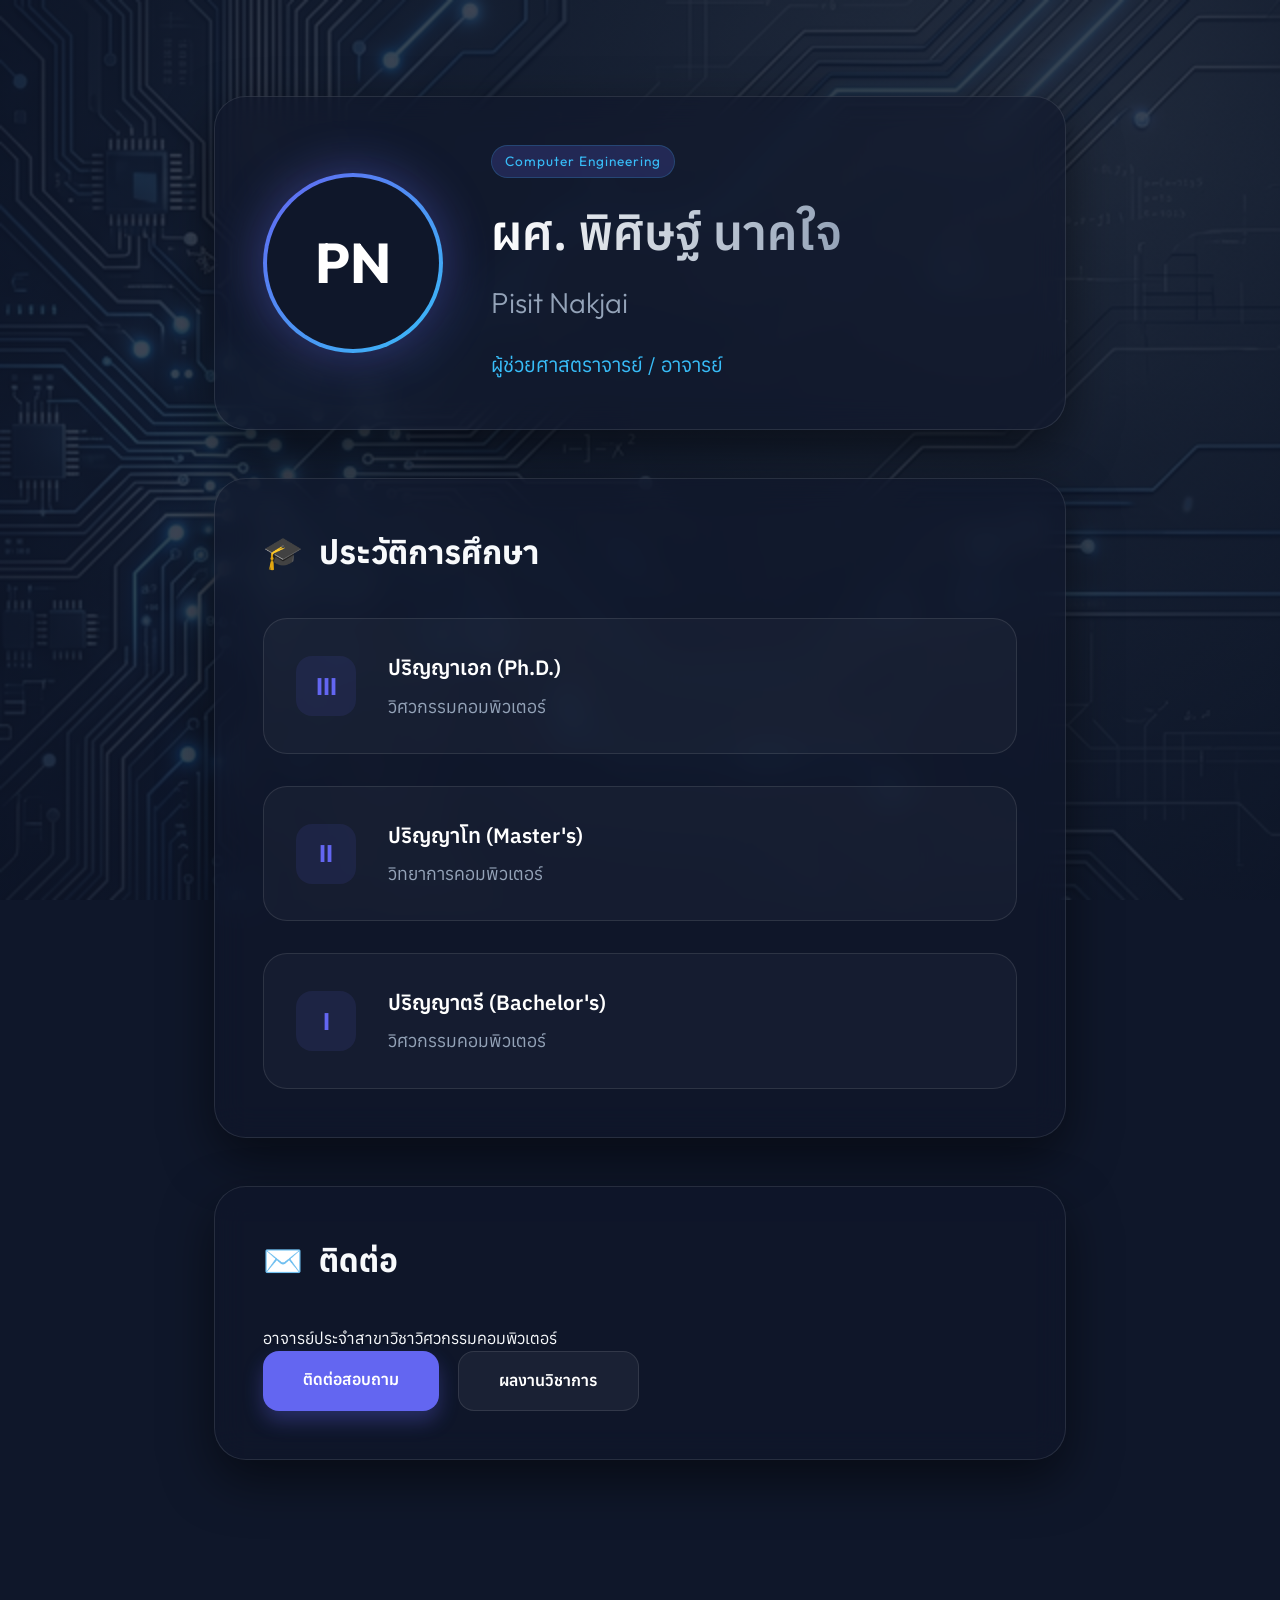
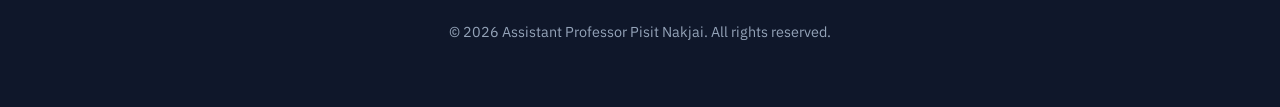
<file: index.html>
<!DOCTYPE html>
<html lang="th">
<head>
    <meta charset="UTF-8">
    <meta name="viewport" content="width=device-width, initial-scale=1.0">
    <title>ผศ. พิศิษฐ์ นาคใจ | Pisit Nakjai - Portfolio</title>
    <link rel="stylesheet" href="style.css">
    <link rel="preconnect" href="https://fonts.googleapis.com">
    <link rel="preconnect" href="https://fonts.gstatic.com" crossorigin>
    <link href="https://fonts.googleapis.com/css2?family=Anuphan:wght@300;400;600&family=Outfit:wght@300;400;600;700&display=swap" rel="stylesheet">
</head>
<body>
    <div class="background-overlay"></div>
    
    <main class="container">
        <section id="hero" class="glass-card">
            <div class="profile-header">
                <div class="profile-image">
                    <div class="image-placeholder">PN</div>
                </div>
                <div class="profile-info">
                    <div class="badge">Computer Engineering</div>
                    <h1>ผศ. พิศิษฐ์ นาคใจ</h1>
                    <h2>Pisit Nakjai</h2>
                    <p class="title">ผู้ช่วยศาสตราจารย์ / อาจารย์</p>
                </div>
            </div>
        </section>

        <section id="education" class="glass-card">
            <h3><span class="icon">🎓</span> ประวัติการศึกษา</h3>
            <div class="education-grid">
                <div class="edu-item">
                    <div class="edu-icon">III</div>
                    <div class="edu-content">
                        <span class="degree">ปริญญาเอก (Ph.D.)</span>
                        <span class="field">วิศวกรรมคอมพิวเตอร์</span>
                    </div>
                </div>
                <div class="edu-item">
                    <div class="edu-icon">II</div>
                    <div class="edu-content">
                        <span class="degree">ปริญญาโท (Master's)</span>
                        <span class="field">วิทยาการคอมพิวเตอร์</span>
                    </div>
                </div>
                <div class="edu-item">
                    <div class="edu-icon">I</div>
                    <div class="edu-content">
                        <span class="degree">ปริญญาตรี (Bachelor's)</span>
                        <span class="field">วิศวกรรมคอมพิวเตอร์</span>
                    </div>
                </div>
            </div>
        </section>

        <section id="contact" class="glass-card">
            <h3><span class="icon">✉️</span> ติดต่อ</h3>
            <p>อาจารย์ประจำสาขาวิชาวิศวกรรมคอมพิวเตอร์</p>
            <div class="contact-links">
                <a href="#" class="btn primary">ติดต่อสอบถาม</a>
                <a href="#" class="btn secondary-btn">ผลงานวิชาการ</a>
            </div>
        </section>
    </main>

    <footer>
        <p>&copy; 2026 Assistant Professor Pisit Nakjai. All rights reserved.</p>
    </footer>

    <script>
        document.addEventListener('DOMContentLoaded', () => {
            const cards = document.querySelectorAll('.glass-card');
            const observer = new IntersectionObserver((entries) => {
                entries.forEach(entry => {
                    if (entry.isIntersecting) {
                        entry.target.classList.add('visible');
                    }
                });
            }, { threshold: 0.1 });

            cards.forEach(card => observer.observe(card));
        });
    </script>
</body>
</html>
</file>
<file: style.css>
:root {
    --primary: #6366f1;
    --primary-hover: #4f46e5;
    --secondary: #0f172a;
    --accent: #38bdf8;
    --text-main: #f8fafc;
    --text-muted: #94a3b8;
    --glass-bg: rgba(15, 23, 42, 0.6);
    --glass-border: rgba(255, 255, 255, 0.1);
    --font-th: 'Anuphan', sans-serif;
    --font-en: 'Outfit', sans-serif;
}

* {
    margin: 0;
    padding: 0;
    box-sizing: border-box;
}

body {
    font-family: var(--font-th);
    background-color: var(--secondary);
    color: var(--text-main);
    line-height: 1.6;
    overflow-x: hidden;
    min-height: 100vh;
}

.background-overlay {
    position: fixed;
    top: 0;
    left: 0;
    width: 100%;
    height: 100%;
    background-image: linear-gradient(rgba(15, 23, 42, 0.8), rgba(15, 23, 42, 0.8)), url('images/background.png');
    background-size: cover;
    background-position: center;
    z-index: -1;
}

.container {
    max-width: 900px;
    margin: 0 auto;
    padding: 6rem 1.5rem;
    display: flex;
    flex-direction: column;
    gap: 3rem;
}

.glass-card {
    background: var(--glass-bg);
    backdrop-filter: blur(16px);
    -webkit-backdrop-filter: blur(16px);
    border: 1px solid var(--glass-border);
    border-radius: 32px;
    padding: 3rem;
    box-shadow: 0 20px 50px rgba(0, 0, 0, 0.5);
    opacity: 0;
    transform: translateY(40px);
    transition: all 1s cubic-bezier(0.22, 1, 0.36, 1);
}

.glass-card.visible {
    opacity: 1;
    transform: translateY(0);
}

/* Hero Section */
.profile-header {
    display: flex;
    align-items: center;
    gap: 3rem;
    flex-wrap: wrap;
}

.profile-image {
    width: 180px;
    height: 180px;
    border-radius: 50%;
    background: linear-gradient(135deg, var(--primary), var(--accent));
    padding: 4px;
    display: flex;
    align-items: center;
    justify-content: center;
    box-shadow: 0 0 50px rgba(99, 102, 241, 0.4);
}

.image-placeholder {
    width: 100%;
    height: 100%;
    border-radius: 50%;
    background: var(--secondary);
    display: flex;
    align-items: center;
    justify-content: center;
    font-family: var(--font-en);
    font-size: 3.5rem;
    font-weight: 700;
    color: white;
}

.badge {
    background: rgba(99, 102, 241, 0.2);
    color: var(--accent);
    padding: 0.3rem 0.8rem;
    border-radius: 20px;
    font-size: 0.85rem;
    font-family: var(--font-en);
    letter-spacing: 1px;
    display: inline-block;
    margin-bottom: 1rem;
    border: 1px solid rgba(56, 189, 248, 0.2);
}

.profile-info h1 {
    font-size: 3rem;
    font-weight: 600;
    margin-bottom: 0.5rem;
    background: linear-gradient(to right, #ffffff, #94a3b8);
    -webkit-background-clip: text;
    -webkit-text-fill-color: transparent;
}

.profile-info h2 {
    font-family: var(--font-en);
    font-size: 1.8rem;
    color: var(--text-muted);
    font-weight: 300;
    margin-bottom: 1.5rem;
}

.title {
    font-size: 1.25rem;
    color: var(--accent);
    font-weight: 400;
}

/* Education Section */
h3 {
    font-size: 2rem;
    margin-bottom: 2.5rem;
    display: flex;
    align-items: center;
    gap: 1rem;
}

.education-grid {
    display: grid;
    gap: 2rem;
}

.edu-item {
    display: flex;
    align-items: center;
    gap: 2rem;
    background: rgba(255, 255, 255, 0.03);
    padding: 2rem;
    border-radius: 24px;
    border: 1px solid var(--glass-border);
    transition: all 0.4s ease;
}

.edu-item:hover {
    transform: translateX(10px);
    background: rgba(255, 255, 255, 0.06);
    border-color: var(--primary);
}

.edu-icon {
    width: 60px;
    height: 60px;
    background: rgba(99, 102, 241, 0.1);
    border-radius: 16px;
    display: flex;
    align-items: center;
    justify-content: center;
    font-family: var(--font-en);
    font-weight: 700;
    color: var(--primary);
    font-size: 1.5rem;
}

.degree {
    display: block;
    font-size: 1.3rem;
    font-weight: 600;
    color: white;
    margin-bottom: 0.5rem;
}

.field {
    color: var(--text-muted);
    font-size: 1.1rem;
}

/* Interaction */
.contact-links {
    display: flex;
    gap: 1.2rem;
}

.btn {
    padding: 1rem 2.5rem;
    border-radius: 16px;
    text-decoration: none;
    font-weight: 600;
    transition: all 0.3s ease;
    cursor: pointer;
}

.btn.primary {
    background: var(--primary);
    color: white;
    box-shadow: 0 10px 20px rgba(99, 102, 241, 0.3);
}

.btn.primary:hover {
    background: var(--primary-hover);
    transform: translateY(-3px);
    box-shadow: 0 15px 30px rgba(99, 102, 241, 0.4);
}

.btn.secondary-btn {
    background: rgba(255, 255, 255, 0.05);
    color: white;
    border: 1px solid var(--glass-border);
}

.btn.secondary-btn:hover {
    background: rgba(255, 255, 255, 0.1);
}

footer {
    text-align: center;
    padding: 4rem 2rem;
    color: var(--text-muted);
    font-size: 0.9rem;
}

@media (max-width: 768px) {
    .profile-header {
        justify-content: center;
        text-align: center;
    }
    .profile-info h1 {
        font-size: 2.2rem;
    }
    .edu-item {
        flex-direction: column;
        text-align: center;
        gap: 1rem;
    }
}
</file>
